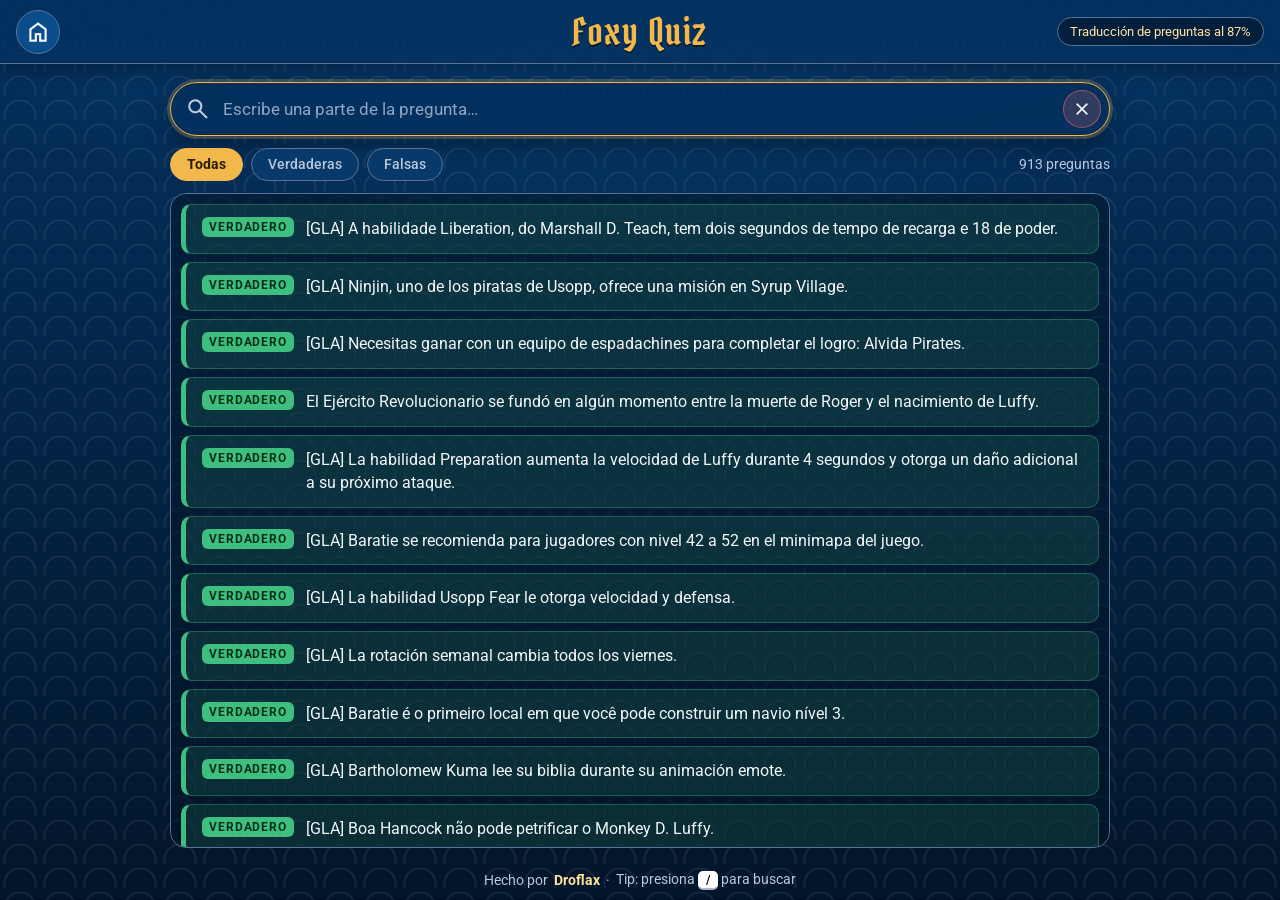
<file: foxyquiz.html>
<!DOCTYPE html>
<html lang="es">

<head>
    <meta charset="UTF-8">
    <meta name="viewport" content="width=device-width, initial-scale=1.0">
    <title>Foxy Quiz | El Manual del GLA</title>
    <meta name="description" content="Buscador de preguntas y respuestas del quiz del evento Foxy de Grand Line Adventures.">
    <link rel="icon" href="Img/ico.ico" type="image/x-icon">
    <link rel="preconnect" href="https://fonts.googleapis.com">
    <link rel="stylesheet" href="https://fonts.googleapis.com/css2?family=Pirata+One&family=Roboto:wght@400;500;700&display=swap">
    <link rel="stylesheet" href="https://fonts.googleapis.com/css2?family=Material+Symbols+Sharp:opsz,wght,FILL,GRAD@20..48,100..700,0..1,-50..200" />
    <link rel="stylesheet" href="css/foxyquiz.min.css?v=2.2">
</head>

<body>
    <div class="backdrop" aria-hidden="true"></div>

    <header class="topbar">
        <a class="rot-bt" href="index.html" aria-label="Volver al inicio" title="Volver al inicio">
            <span class="material-symbols-sharp">home</span>
        </a>
        <h1 class="title">Foxy Quiz</h1>
        <div class="topbar-end" id="lang-slot"></div>
    </header>

    <main class="quiz">
        <div class="quiz-input-box">
            <span class="material-symbols-sharp search-icon" aria-hidden="true">search</span>
            <input class="quiz-input" type="search" placeholder="Escribe una parte de la pregunta…" aria-label="Buscar pregunta" autocomplete="off" spellcheck="false" autofocus>
            <button type="button" class="erase-bt" aria-label="Borrar búsqueda" title="Borrar búsqueda (Esc)">
                <span class="material-symbols-sharp">close</span>
            </button>
        </div>

        <div class="toolbar">
            <div class="chips" role="group" aria-label="Filtrar por respuesta">
                <button type="button" class="chip is-active" data-filter="all">Todas</button>
                <button type="button" class="chip chip-true" data-filter="true">Verdaderas</button>
                <button type="button" class="chip chip-false" data-filter="false">Falsas</button>
            </div>
            <span class="counter" id="counter" role="status" aria-live="polite"></span>
        </div>

        <div class="quiz-container" id="results" data-filter="all"></div>

        <p class="empty" id="empty" hidden>No hay preguntas que coincidan con tu búsqueda.</p>
    </main>

    <footer class="credit">
        Hecho por <a href="https://www.youtube.com/@Droflax/videos" target="_blank" rel="noopener">Droflax</a>
        <span class="credit-sep">·</span>
        <span class="credit-tip">Tip: presiona <kbd>/</kbd> para buscar</span>
    </footer>

    <script src="js/foxyquiz.min.js?v=2.2"></script>
</body>

</html>
</file>
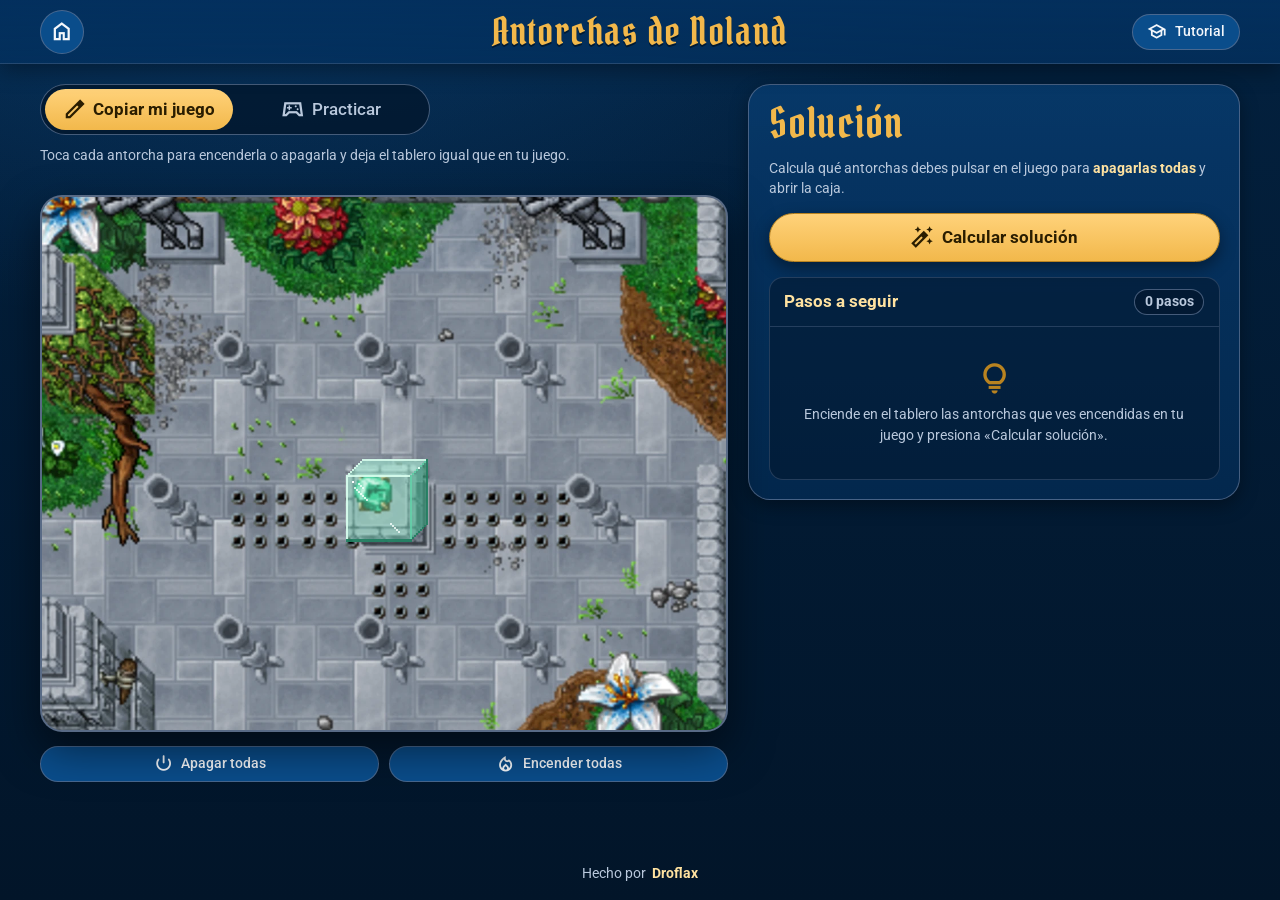
<file: puzzle_antorchas.html>
<!DOCTYPE html>
<html lang="es">

<head>
    <meta charset="UTF-8">
    <meta name="viewport" content="width=device-width, initial-scale=1.0, viewport-fit=cover">
    <title>Antorchas de Noland | El Manual del GLA</title>
    <meta name="description" content="Resuelve el puzzle de las 8 antorchas de Noland en Grand Line Adventures: copia tu tablero y obtén los pasos exactos para abrir la caja.">
    <meta name="theme-color" content="#03213f">
    <meta property="og:type" content="website">
    <meta property="og:title" content="Antorchas de Noland | El Manual del GLA">
    <meta property="og:description" content="Solucionador del puzzle de las 8 antorchas de Noland, con modo de práctica.">
    <meta property="og:image" content="Img/puzzle_antorchas/board.webp">

    <link rel="icon" href="Img/ico.ico" type="image/x-icon">
    <link rel="preconnect" href="https://fonts.googleapis.com">
    <link rel="preconnect" href="https://fonts.gstatic.com" crossorigin>
    <link rel="stylesheet" href="https://fonts.googleapis.com/css2?family=Pirata+One&family=Roboto:wght@400;500;700&display=swap">
    <link rel="stylesheet" href="https://fonts.googleapis.com/css2?family=Material+Symbols+Sharp:opsz,wght,FILL,GRAD@20..48,100..700,0..1,-50..200&display=block">
    <link rel="stylesheet" href="css/tokens.min.css?v=2.2">
    <link rel="stylesheet" href="css/base.min.css?v=2.2">
    <link rel="stylesheet" href="css/components.min.css?v=2.2">
    <link rel="stylesheet" href="css/puzzle_antorchas.min.css?v=2.2">
</head>

<body class="pz-page">
    <a class="skip-link" href="#solution">Saltar a la solución</a>

    <header class="page-top">
        <a class="icon-btn" href="index.html" aria-label="Volver al inicio" title="Volver al inicio">
            <span class="material-symbols-sharp" aria-hidden="true">home</span>
        </a>
        <h1 class="page-top__title">Antorchas de Noland</h1>
        <div class="page-top__end">
            <button type="button" class="btn btn--sm" id="btn-tutorial">
                <span class="material-symbols-sharp" aria-hidden="true">school</span>
                <span class="page-top__label">Tutorial</span>
            </button>
        </div>
    </header>

    <main class="pz">
        <!-- ===== Tablero ===== -->
        <section class="stage" aria-label="Tablero de antorchas">
            <div class="stage__bar">
                <div class="seg" role="radiogroup" aria-label="Modo del tablero">
                    <button type="button" class="seg__btn" role="radio" aria-checked="true" data-mode="setup">
                        <span class="material-symbols-sharp" aria-hidden="true">edit</span> Copiar mi juego
                    </button>
                    <button type="button" class="seg__btn" role="radio" aria-checked="false" data-mode="practice">
                        <span class="material-symbols-sharp" aria-hidden="true">sports_esports</span> Practicar
                    </button>
                </div>
                <p class="stage__hint" id="mode-hint">Toca cada antorcha para encenderla o apagarla y deja el tablero igual que en tu juego.</p>
            </div>

            <div class="board" id="board">
                <img class="board__img" src="Img/puzzle_antorchas/board.webp" alt="Sala de piedra con ocho antorchas alrededor de una caja central" width="1200" height="934" fetchpriority="high" decoding="async">
                <span class="gem-glow" aria-hidden="true"></span>
                <img class="cube" src="Img/puzzle_antorchas/cube.png" alt="" width="176" height="176" aria-hidden="true">
                <div id="torches"></div>
            </div>

            <div class="stage__actions">
                <button type="button" class="btn btn--sm" id="btn-all-off">
                    <span class="material-symbols-sharp" aria-hidden="true">mode_off_on</span> Apagar todas
                </button>
                <button type="button" class="btn btn--sm" id="btn-all-on">
                    <span class="material-symbols-sharp" aria-hidden="true">local_fire_department</span> Encender todas
                </button>
            </div>
            <p class="sr-only" id="live" role="status" aria-live="polite"></p>
        </section>

        <!-- ===== Solución ===== -->
        <section class="panel" id="solution" aria-label="Solución">
            <h2 class="panel__title">Solución</h2>
            <p class="panel__info">Calcula qué antorchas debes pulsar en el juego para <strong>apagarlas todas</strong> y abrir la caja.</p>

            <button type="button" class="btn btn--gold solve" id="btn-solve">
                <span class="material-symbols-sharp" aria-hidden="true">auto_fix_high</span>
                Calcular solución
            </button>

            <div class="steps-box">
                <div class="steps-box__head">
                    <span>Pasos a seguir</span>
                    <span class="badge badge--outline" id="step-count">0 pasos</span>
                </div>
                <div id="solution-list" class="steps-box__body"></div>
            </div>

            <div class="sim" id="sim" hidden>
                <div class="sim__top">
                    <span id="sim-text">Paso 0 de 0</span>
                    <div class="progress" id="sim-progress" role="progressbar" aria-label="Avance de la solución" aria-valuemin="0" aria-valuemax="100"></div>
                </div>
                <div class="sim__btns">
                    <button type="button" class="btn btn--sm" id="btn-prev"><span class="material-symbols-sharp" aria-hidden="true">navigate_before</span> Anterior</button>
                    <button type="button" class="btn btn--sm btn--gold" id="btn-next">Siguiente <span class="material-symbols-sharp" aria-hidden="true">navigate_next</span></button>
                </div>
            </div>
        </section>
    </main>

    <footer class="credit">
        Hecho por <a href="https://www.youtube.com/@Droflax/videos" target="_blank" rel="noopener">Droflax</a>
    </footer>

    <!-- ===== Tutorial ===== -->
    <dialog class="tutorial" id="tutorial" aria-labelledby="tut-title">
        <header class="tutorial__head">
            <h2 id="tut-title">Cómo resolver el puzzle</h2>
            <button type="button" class="icon-btn icon-btn--sm" id="tut-close" aria-label="Cerrar tutorial">
                <span class="material-symbols-sharp" aria-hidden="true">close</span>
            </button>
        </header>

        <div class="tutorial__body">
            <article class="tstep" data-step="1">
                <h3><span>1</span> Entender el puzzle</h3>
                <p>En el juego hay <strong>8 antorchas</strong> alrededor de una caja. Estas son sus posiciones:</p>
                <div class="diagram" aria-hidden="true">
                    <b>TL</b><b>TC</b><b>TR</b>
                    <b>L</b><i class="material-symbols-sharp">inventory_2</i><b>R</b>
                    <b>BL</b><b>BC</b><b>BR</b>
                </div>
                <p><strong>Objetivo:</strong> apagar todas las antorchas para que la caja se abra.</p>
                <p class="tnote">Al pulsar una antorcha cambia ella y sus vecinas: las encendidas se apagan y las apagadas se encienden.</p>
            </article>
            <article class="tstep" data-step="2" hidden>
                <h3><span>2</span> Mira tu juego</h3>
                <p>Fíjate en tu pantalla del juego: las antorchas con <strong>fuego verde</strong> están encendidas y las que no tienen fuego, apagadas.</p>
            </article>
            <article class="tstep" data-step="3" hidden>
                <h3><span>3</span> Copia el tablero</h3>
                <p>En <strong>Copiar mi juego</strong>, toca cada antorcha para encenderla o apagarla hasta que el tablero quede igual que el de tu juego. Si estás en el otro modo, cámbialo arriba del tablero.</p>
            </article>
            <article class="tstep" data-step="4" hidden>
                <h3><span>4</span> Calcula la solución</h3>
                <p>Presiona <strong>Calcular solución</strong>. Verás la lista de antorchas que debes pulsar, y cada una tendrá un número en el tablero.</p>
                <p class="tnote">La solución es siempre única: cada tablero posible tiene una sola combinación que lo resuelve.</p>
            </article>
            <article class="tstep" data-step="5" hidden>
                <h3><span>5</span> Aplícala en el juego</h3>
                <p>Pulsa en tu juego las antorchas que indica la lista (el orden no importa). Cuando todas queden apagadas, la caja se abrirá.</p>
            </article>
            <article class="tstep" data-step="6" hidden>
                <h3><span>6</span> Practica (opcional)</h3>
                <p>Cambia a <strong>Practicar</strong>: ahí cada toque funciona como en el juego, afectando a la antorcha y a sus vecinas. Con una solución calculada puedes avanzar paso a paso con los botones o tocando la antorcha resaltada.</p>
                <p class="tnote">Es solo una práctica; no afecta a tu juego real.</p>
            </article>
        </div>

        <footer class="tutorial__foot">
            <button type="button" class="btn btn--sm btn--ghost" id="tut-prev">Anterior</button>
            <div class="dots" id="tut-dots" aria-hidden="true"></div>
            <button type="button" class="btn btn--sm btn--gold" id="tut-next">Siguiente</button>
        </footer>
    </dialog>

    <script src="js/puzzle_antorchas.min.js?v=2.2"></script>
</body>

</html>
</file>
<file: css/foxyquiz.min.css>
.credit a,.rot-bt{text-decoration:none}.empty,kbd{text-align:center}:root{--bg:#03213f;--surface:#0a4d8b;--surface-dark:#07396a;--panel:rgba(3, 48, 94, 0.9);--border:#5c7292;--gold:#f2b84b;--gold-soft:#ffe2a0;--text:#f4f7fb;--text-muted:#b9c8dc;--true:#3fbf7f;--true-bg:rgba(63, 191, 127, 0.14);--false:#ee6b6b;--false-bg:rgba(238, 107, 107, 0.14);--topbar-h:64px;--footer-h:40px}*,::after,::before{box-sizing:border-box}body,html{margin:0;height:100%}body{display:flex;flex-direction:column;height:100dvh;overflow:hidden;background:var(--bg);color:var(--text);font-family:Roboto,system-ui,sans-serif;-webkit-tap-highlight-color:transparent}.backdrop{position:fixed;inset:0;z-index:0;background:radial-gradient(1100px 500px at 50% -10%,rgba(18,98,173,.45),transparent 70%),linear-gradient(180deg,#03305e 0,#03213f 60%,#021529 100%)}.backdrop::after{content:'';position:absolute;inset:0;opacity:.07;background-image:radial-gradient(circle at 20px 20px,transparent 14px,#fff 15px,#fff 16px,transparent 17px);background-size:40px 24px}.quiz,.topbar{position:relative}.material-symbols-sharp{width:1em;height:1em;font-size:26px;line-height:1;overflow:hidden;white-space:nowrap;user-select:none}.topbar{z-index:2;flex:none;height:var(--topbar-h);display:grid;grid-template-columns:1fr auto 1fr;align-items:center;padding:0 16px;background:linear-gradient(180deg,rgba(3,48,94,.95),rgba(3,48,94,.8));border-bottom:1px solid var(--border);box-shadow:0 6px 20px rgba(0,0,0,.35)}.chip.is-active,.chip:hover,.rot-bt:hover{border-color:var(--gold)}.title{margin:0;font-family:'Pirata One',Roboto,serif;font-weight:400;font-size:clamp(1.7rem, 4vw, 2.3rem);letter-spacing:.04em;color:var(--gold);text-shadow:0 2px 0 rgba(0,0,0,.45)}.rot-bt{justify-self:start;display:inline-flex;align-items:center;justify-content:center;width:44px;height:44px;color:var(--text);background:var(--surface);border:1px solid var(--border);border-radius:999px;transition:background .15s,transform .15s,border-color .15s}.rot-bt:hover{background:#1262ad;transform:translateY(-1px)}.topbar-end{justify-self:end}#langPercentage{padding:6px 12px;border-radius:999px;background:rgba(0,0,0,.35);border:1px solid var(--border);color:var(--gold-soft);font-size:.8rem;white-space:nowrap}.chip,.quiz-input-box{border:1px solid var(--border)}.quiz{z-index:1;flex:1;min-height:0;display:flex;flex-direction:column;gap:12px;width:min(980px,100%);margin:0 auto;padding:18px 20px 12px}.quiz-input-box{flex:none;display:flex;align-items:center;gap:6px;padding:6px 8px 6px 14px;background:var(--panel);border-radius:999px;box-shadow:0 10px 28px rgba(0,0,0,.35);transition:border-color .15s,box-shadow .15s}.quiz-input-box:focus-within{border-color:var(--gold);box-shadow:0 0 0 3px rgba(242,184,75,.25),0 10px 28px rgba(0,0,0,.35)}.search-icon{color:var(--text-muted)}.quiz-input{flex:1;min-width:0;height:40px;padding:0 6px;border:0;outline:0;background:0 0;color:var(--text);font:400 1.05rem Roboto,sans-serif}.quiz-input::placeholder{color:#8ea5c4}.quiz-input::-webkit-search-cancel-button{display:none}.erase-bt{flex:none;display:inline-flex;align-items:center;justify-content:center;width:38px;height:38px;padding:0;color:var(--text);background:rgba(238,107,107,.2);border:1px solid rgba(238,107,107,.55);border-radius:50%;cursor:pointer;transition:background .15s,transform .15s}.chip,.counter,.credit,.empty{color:var(--text-muted)}.erase-bt:hover{background:rgba(238,107,107,.45);transform:scale(1.06)}.erase-bt .material-symbols-sharp{font-size:22px}.toolbar{flex:none;display:flex;align-items:center;justify-content:space-between;gap:12px;flex-wrap:wrap}.chips,.quiz-container{gap:8px;display:flex}.chip{padding:7px 16px;border-radius:999px;background:var(--surface-dark);font:500 0.9rem Roboto,sans-serif;cursor:pointer;transition:background .15s,color .15s,border-color .15s}.chip:hover{color:var(--text)}.chip.is-active{background:var(--gold);color:#2a1d00;font-weight:700}.counter{font-size:.9rem}.quiz-container{flex:1;min-height:0;flex-direction:column;padding:10px;overflow-y:auto;background:rgba(2,21,41,.55);border:1px solid var(--border);border-radius:16px;scrollbar-color:var(--surface) transparent}.quiz-container::-webkit-scrollbar{width:10px}.quiz-container::-webkit-scrollbar-thumb{background:var(--surface);border:2px solid transparent;background-clip:padding-box;border-radius:999px}.quiz-container>.false,.quiz-container>.true{position:relative;display:flex;align-items:flex-start;gap:12px;padding:12px 14px 12px 16px;border-radius:10px;border:1px solid transparent;border-left-width:5px;font-size:1.02rem;line-height:1.45;user-select:text}.quiz-container>.true{background:var(--true-bg);border-color:rgba(63,191,127,.35);border-left-color:var(--true)}.quiz-container>.false{background:var(--false-bg);border-color:rgba(238,107,107,.35);border-left-color:var(--false)}.quiz-container>.false::before,.quiz-container>.true::before{flex:none;min-width:92px;padding:3px 0;border-radius:6px;font:700 0.72rem Roboto,sans-serif;letter-spacing:.08em;text-align:center}.quiz-container>.true::before{content:'VERDADERO';background:var(--true);color:#04301b}.quiz-container>.false::before{content:'FALSO';background:var(--false);color:#3a0808}.empty[hidden],.quiz-container[data-filter=false]>.true,.quiz-container[data-filter=true]>.false{display:none}.empty{position:absolute;left:50%;top:55%;transform:translate(-50%,-50%);margin:0;padding:14px 20px;max-width:80%;border-radius:12px;background:var(--panel);border:1px dashed var(--border)}.credit{position:relative;z-index:1;flex:none;height:var(--footer-h);display:flex;align-items:center;justify-content:center;gap:6px;font-size:.85rem}.credit a{color:var(--gold-soft);font-weight:700}.credit a:hover{text-decoration:underline}kbd{display:inline-block;min-width:1.6em;padding:1px 6px;border-radius:5px;background:#fff;color:#14181d;border-bottom:2px solid #aab6c6;font:700 0.78rem Roboto,sans-serif}.chip:focus-visible,.erase-bt:focus-visible,.rot-bt:focus-visible{outline:3px solid var(--gold);outline-offset:2px}@media (max-width:640px){:root{--topbar-h:56px}.topbar{padding:0 10px}#langPercentage{font-size:.68rem;padding:4px 8px;white-space:normal;max-width:110px;text-align:center;line-height:1.2}.quiz{padding:12px 10px 8px}.quiz-container>.false,.quiz-container>.true{flex-direction:column;gap:6px;font-size:.98rem}.quiz-container>.false::before,.quiz-container>.true::before{align-self:flex-start;min-width:0;padding:3px 10px}.credit-sep,.credit-tip{display:none}}@media (min-width:2200px){.quiz{width:min(1500px,100%)}.quiz-container>.false,.quiz-container>.true{font-size:1.2rem}}
</file>
<file: css/tokens.min.css>
:root{--abyss:#021529;--deep:#03213f;--tide:#03305e;--hull:#0a4d8b;--wave:#1262ad;--rope:#5c7292;--gold:#f2b84b;--gold-soft:#ffe2a0;--gold-deep:#b98320;--text:#f4f7fb;--muted:#b9c8dc;--ok:#4fd1a5;--danger:#ee6b6b;--panel:linear-gradient(180deg, rgba(7, 57, 106, .94), rgba(3, 40, 78, .96));--panel-flat:rgba(3, 40, 78, .78);--line:rgba(92, 114, 146, .75);--line-soft:rgba(92, 114, 146, .38);--font-display:'Pirata One','Roboto',serif;--font-body:'Roboto',system-ui,sans-serif;--fs-sm:clamp(.8rem, .78rem + .1vw, .9rem);--fs-md:clamp(.95rem, .92rem + .2vw, 1.05rem);--fs-lg:clamp(1.15rem, 1rem + .6vw, 1.5rem);--fs-xl:clamp(1.7rem, 1.2rem + 2vw, 2.6rem);--fs-hero:clamp(2.8rem, 1.6rem + 5.5vw, 6rem);--r-sm:8px;--r-md:14px;--r-lg:22px;--r-pill:999px;--shadow-1:0 6px 18px rgba(0, 0, 0, .35);--shadow-2:0 18px 44px rgba(0, 0, 0, .5);--ring-gold:0 0 0 2px rgba(242, 184, 75, .65);--glow-gold:0 0 0 2px rgba(242, 184, 75, .65),0 12px 34px rgba(242, 184, 75, .2);--ease:cubic-bezier(.2, .8, .2, 1);--t-fast:.15s;--t-med:.3s;--page-w:77.5rem;--gutter:clamp(1rem, 4vw, 2.5rem)}
</file>
<file: css/base.min.css>
body,h1,h2,h3,ol,p,ul{margin:0}.material-symbols-sharp,.sr-only{overflow:hidden;white-space:nowrap}html{font-size:clamp(16px, .835vw, 40px);-webkit-text-size-adjust:100%;scroll-behavior:smooth;scroll-padding-top:5rem}*,::after,::before{box-sizing:border-box}body{min-height:100dvh;font-family:var(--font-body);font-size:var(--fs-md);line-height:1.5;color:var(--text);background:var(--abyss);-webkit-tap-highlight-color:transparent;text-rendering:optimizeLegibility}img,svg{display:block;max-width:100%}a{color:inherit;text-decoration:none}button,input{font:inherit;color:inherit}button{cursor:pointer}ol,ul{padding:0;list-style:none}[hidden]{display:none!important}.sr-only{position:absolute;width:1px;height:1px;margin:-1px;padding:0;clip:rect(0 0 0 0);border:0}.skip-link{position:fixed;left:.75rem;top:-10rem;z-index:1000;padding:.6rem 1rem;border-radius:var(--r-pill);background:var(--gold);color:#2a1d00;font-weight:700;transition:top var(--t-fast)}.skip-link:focus{top:12px}:focus-visible{outline:3px solid var(--gold);outline-offset:3px;border-radius:var(--r-sm)}.material-symbols-sharp{font-size:1.4em;line-height:1;width:1em;height:1em;user-select:none;flex:none;font-variation-settings:'FILL' 0,'wght' 500,'GRAD' 0,'opsz' 24}*{scrollbar-width:thin;scrollbar-color:var(--hull) transparent}::-webkit-scrollbar{width:10px;height:10px}::-webkit-scrollbar-thumb{background:var(--hull);border-radius:var(--r-pill);border:2px solid transparent;background-clip:padding-box}@view-transition{navigation:auto}@media (prefers-reduced-motion:reduce){html{scroll-behavior:auto}*,::after,::before{animation-duration:NaNs!important;animation-iteration-count:1!important;transition-duration:NaNs!important}}
</file>
<file: css/components.min.css>
.btn,.icon-btn{display:inline-flex}.credit kbd,.page-top__title,.toast{text-align:center}.btn{align-items:center;justify-content:center;gap:.5rem;min-height:2.75rem;padding:0 1.25rem;border:1px solid var(--line);border-radius:var(--r-pill);background:var(--hull);color:var(--text);font-weight:500;font-size:var(--fs-md);line-height:1;transition:background var(--t-fast),border-color var(--t-fast),transform var(--t-fast),filter var(--t-fast)}.badge,.icon-btn{align-items:center}.badge,.btn--gold,.credit a{font-weight:700}.btn:hover,.icon-btn:hover{background:var(--wave);border-color:var(--gold);transform:translateY(-1px)}.btn:active{transform:translateY(1px)}.btn:disabled{opacity:.45;pointer-events:none}.btn--gold{background:linear-gradient(180deg,#ffd27a,var(--gold));border-color:var(--gold-deep);color:#2a1d00;box-shadow:0 6px 16px rgba(0,0,0,.4)}.toast,dialog{box-shadow:var(--shadow-2)}.btn--gold:hover{background:linear-gradient(180deg,#ffdc92,#f7c25c);filter:brightness(1.03)}.btn--ghost{background:0 0}.btn--danger{background:rgba(238,107,107,.18);border-color:rgba(238,107,107,.6)}.btn--danger:hover{background:rgba(238,107,107,.4);border-color:var(--danger)}.btn--sm{min-height:2.25rem;padding:0 .9rem;font-size:var(--fs-sm)}.icon-btn,dialog{color:var(--text);padding:0;border:1px solid var(--line)}.icon-btn{justify-content:center;width:2.5rem;height:2.5rem;flex:none;border-radius:50%;background:var(--hull);transition:background var(--t-fast),border-color var(--t-fast),transform var(--t-fast)}.badge,.chip{display:inline-flex;border-radius:var(--r-pill);font-size:var(--fs-sm)}.icon-btn--danger:hover{background:rgba(238,107,107,.45);border-color:var(--danger)}.chip:hover,.input:focus{border-color:var(--gold)}.icon-btn--sm{width:2rem;height:2rem}.icon-btn--sm .material-symbols-sharp{font-size:1.15em}.badge{gap:.3rem;padding:.15rem .6rem;line-height:1.4;border:1px solid transparent}.badge--gold{background:var(--gold);color:#2a1d00}.badge--outline{border-color:var(--line);color:var(--muted);background:rgba(2,21,41,.55)}.badge--ok{background:rgba(79,209,165,.18);border-color:rgba(79,209,165,.6);color:var(--ok)}.chip{align-items:center;gap:.4rem;padding:.4rem .9rem;border:1px solid var(--line);background:var(--deep);color:var(--muted);font-weight:500;transition:background var(--t-fast),color var(--t-fast),border-color var(--t-fast)}.modal__title,.page-top__title{font-family:var(--font-display);font-weight:400}.chip:hover{color:var(--text)}.chip.is-active,.chip[aria-pressed=true]{background:var(--gold);border-color:var(--gold);color:#2a1d00;font-weight:700}.progress{--p:0;height:.5rem;border-radius:var(--r-pill);background:rgba(2,21,41,.75);border:1px solid var(--line-soft);overflow:hidden}.progress::before{content:'';display:block;height:100%;width:calc(var(--p) * 1%);border-radius:inherit;background:linear-gradient(90deg,var(--gold-deep),var(--gold),var(--gold-soft));transition:width var(--t-med) var(--ease)}.progress.is-full::before{background:linear-gradient(90deg,#2fae88,var(--ok))}dialog{border-radius:var(--r-lg);background:var(--panel);max-width:none;max-height:none}dialog[open]{animation:dialog-in .28s var(--ease)}dialog::backdrop{background:rgba(2,15,30,.78);backdrop-filter:blur(5px);animation:.28s fade-in}@keyframes dialog-in{from{opacity:0;transform:translateY(18px) scale(.98)}to{opacity:1;transform:none}}@keyframes fade-in{from{opacity:0}to{opacity:1}}.modal{width:min(30rem,calc(100vw - 2rem))}.modal__form{display:grid;gap:1rem;padding:1.5rem}.modal__title{font-size:var(--fs-lg);color:var(--gold);letter-spacing:.03em}.field>span,.toast{font-size:var(--fs-sm)}.field>span,.modal__text{color:var(--muted)}.modal__actions{display:flex;justify-content:flex-end;gap:.6rem;flex-wrap:wrap}.field{display:grid;gap:.35rem}.input{width:100%;min-height:2.75rem;padding:0 1rem;border:1px solid var(--line);border-radius:var(--r-md);background:rgba(2,21,41,.7);color:var(--text)}.input::placeholder{color:#8ea5c4}.input:focus{outline:0;box-shadow:0 0 0 3px rgba(242,184,75,.25)}.toast-zone{position:fixed;left:50%;bottom:max(1rem,env(safe-area-inset-bottom));transform:translateX(-50%);z-index:3000;display:grid;gap:.5rem;justify-items:center;pointer-events:none;width:min(32rem,calc(100vw - 2rem))}.toast{padding:.7rem 1.1rem;border-radius:var(--r-pill);background:var(--deep);border:1px solid var(--gold);animation:toast-in .3s var(--ease)}.toast.is-error{border-color:var(--danger)}.toast.is-out{opacity:0;transform:translateY(8px);transition:opacity .3s,transform .3s}@keyframes toast-in{from{opacity:0;transform:translateY(12px)}to{opacity:1;transform:none}}.page-top{position:sticky;top:0;z-index:40;display:grid;grid-template-columns:1fr auto 1fr;align-items:center;gap:.75rem;height:4rem;padding:0 var(--gutter);padding-top:env(safe-area-inset-top);background:linear-gradient(180deg,rgba(3,48,94,.95),rgba(3,48,94,.82));backdrop-filter:blur(8px);border-bottom:1px solid var(--line-soft);box-shadow:0 6px 20px rgba(0,0,0,.35)}.page-top .icon-btn{justify-self:start;width:2.75rem;height:2.75rem}.page-top__title{line-height:1;font-size:clamp(1.7rem, 1.2rem + 1.6vw, 2.4rem);letter-spacing:.04em;color:var(--gold);text-shadow:0 2px 0 rgba(0,0,0,.45)}.page-top__end{justify-self:end;display:flex;align-items:center;gap:.5rem}@media (max-width:520px){.page-top__label{display:none}}.credit{display:flex;align-items:center;justify-content:center;gap:.4rem;padding:1rem var(--gutter) calc(1rem + env(safe-area-inset-bottom));color:var(--muted);font-size:var(--fs-sm)}.credit a{color:var(--gold-soft)}.credit a:hover{text-decoration:underline}.credit kbd{display:inline-block;min-width:1.6em;padding:1px 6px;border-radius:5px;background:#fff;color:#14181d;border-bottom:2px solid #aab6c6;font:700 .78rem var(--font-body)}@media (max-width:480px){.credit__sep,.credit__tip{display:none}}
</file>
<file: css/puzzle_antorchas.min.css>
.cube,.flame{image-rendering:pixelated}.pz-page{background:radial-gradient(1100px 600px at 20% -10%,rgba(18,98,173,.35),transparent 70%),linear-gradient(180deg,var(--deep) 0,var(--abyss) 100%);background-color:var(--abyss);display:flex;flex-direction:column}.pz,.stage,.stage__bar{display:grid}html:has(.pz-page){background:var(--abyss)}.pz{flex:1;width:min(82rem,100% - 2 * var(--gutter));margin:0 auto;padding-block:1.25rem 2rem;grid-template-columns:minmax(0,1.4fr) minmax(0,1fr);gap:1.25rem;align-items:start}.stage{gap:.9rem}.stage__bar{gap:.6rem}.stage__hint{color:var(--muted);font-size:var(--fs-sm);min-height:2.6em}.stage__actions{display:flex;gap:.6rem;flex-wrap:wrap}.stage__actions .btn{flex:1}.seg{display:inline-grid;grid-template-columns:1fr 1fr;padding:.25rem;gap:.25rem;width:fit-content;max-width:100%;background:rgba(2,21,41,.7);border:1px solid var(--line);border-radius:var(--r-pill)}.seg__btn{display:inline-flex;align-items:center;justify-content:center;gap:.45rem;padding:.5rem 1.1rem;border:0;border-radius:var(--r-pill);background:0 0;color:var(--muted);font-weight:500;white-space:nowrap;transition:background var(--t-fast),color var(--t-fast)}.seg__btn:hover{color:var(--text)}.seg__btn[aria-checked=true]{background:linear-gradient(180deg,#ffd27a,var(--gold));color:#2a1d00;font-weight:700}.badge-n.is-done,.step.is-done .step__n{background:var(--ok);color:#04301f}.board{position:relative;container-type:inline-size;overflow:hidden;isolation:isolate;border:2px solid var(--line);border-radius:var(--r-lg);background:#4a5260;box-shadow:var(--shadow-2),inset 0 0 0 1px rgba(255,255,255,.06)}.board__img{width:100%;height:auto;user-select:none;-webkit-user-drag:none}.torch{position:absolute;left:var(--x);top:var(--y);z-index:2;width:max(11cqw,2.75rem);aspect-ratio:1;padding:0;translate:-50% -50%;border:0;border-radius:50%;background:0 0;cursor:pointer;outline:0}.flame,.glow{left:50%;pointer-events:none;opacity:0;position:absolute}.torch::after{content:'';position:absolute;inset:18%;border-radius:50%;border:2px solid transparent;transition:border-color var(--t-fast),box-shadow var(--t-fast)}.badge-n,.glow{border-radius:50%}.torch:focus-visible::after,.torch:hover::after{border-color:rgba(140,255,205,.8);box-shadow:0 0 .8rem rgba(80,255,170,.55)}.flame{bottom:44%;width:6cqw;aspect-ratio:16/24;translate:-50% 0;transform-origin:50% 100%;scale:.3;background:url('../Img/puzzle_antorchas/flame.png') 0 0/800% 100% no-repeat;transition:opacity .25s,scale .35s var(--ease)}.gem-glow,.glow{aspect-ratio:1;mix-blend-mode:screen}.torch.is-on .flame{opacity:1;scale:1;animation:.8s steps(8) infinite flame;animation-delay:var(--d, 0ms)}@keyframes flame{to{background-position-x:114.2857%}}.glow{top:50%;width:16cqw;translate:-50% -58%;transition:opacity .3s;background:radial-gradient(circle,rgba(120,255,195,.62) 0,rgba(40,200,130,.26) 38%,transparent 68%)}.torch.is-on .glow{opacity:1;animation:1.5s ease-in-out infinite alternate flick;animation-delay:var(--d, 0ms)}@keyframes flick{from{opacity:.72;scale:.94}to{opacity:1;scale:1.05}}.badge-n{position:absolute;top:4%;right:4%;z-index:3;display:grid;place-items:center;min-width:max(1.2rem,3.2cqw);height:max(1.2rem,3.2cqw);padding:0 .25em;background:linear-gradient(145deg,#ffd27a,var(--gold));color:#2a1d00;border:2px solid #fff3d0;font-size:max(.72rem, 2cqw);font-weight:900;line-height:1;box-shadow:0 0 .7rem rgba(242,184,75,.7)}.cube,.gem-glow{position:absolute;z-index:1;translate:-50% -50%;pointer-events:none}.badge-n.is-done{border-color:#caffee;box-shadow:0 0 .7rem rgba(79,209,165,.6)}.torch.is-target::before{content:'';position:absolute;inset:6%;border-radius:50%;border:3px solid var(--gold);animation:1.15s ease-out infinite ring}@keyframes ring{from{scale:.75;opacity:1}to{scale:1.3;opacity:0}}.cube{left:50.2%;top:56.7%;width:13cqw;height:auto;transition:opacity .7s ease .1s,translate .8s var(--ease),scale .8s var(--ease),rotate .8s var(--ease)}.gem-glow{left:48.7%;top:55.2%;width:18cqw;border-radius:50%;opacity:0;transition:opacity .8s .2s;background:radial-gradient(circle,rgba(100,255,190,.75),rgba(40,200,130,.25) 45%,transparent 68%)}.board.is-open .cube{opacity:0;translate:-50% -88%;scale:1.15;rotate:-6deg}.board.is-open .gem-glow{opacity:1;animation:2.4s ease-in-out infinite alternate gem}@keyframes gem{from{scale:.9}to{scale:1.12}}.panel{display:grid;gap:.9rem;padding:1.1rem 1.2rem 1.2rem;background:var(--panel);border:1px solid var(--line);border-radius:var(--r-lg);box-shadow:var(--shadow-1)}.panel__title{font-family:var(--font-display);font-weight:400;font-size:var(--fs-xl);color:var(--gold);letter-spacing:.03em;line-height:1}.note,.panel__info,.sim__top,.step__n{font-size:var(--fs-sm)}.panel__info{color:var(--muted);line-height:1.45}.panel__info strong,.steps-box__head,.tstep strong{color:var(--gold-soft)}.solve{min-height:3.1rem}.steps-box{background:rgba(2,21,41,.5);border:1px solid var(--line-soft);border-radius:var(--r-md)}.steps-box__head{display:flex;align-items:center;justify-content:space-between;padding:.7rem .9rem;border-bottom:1px solid var(--line-soft);font-weight:700}.note,.sim,.sim__btns,.sim__top,.step,.step__n,.step__name{display:grid}.steps-box__body{display:grid;gap:.45rem;padding:.7rem;max-height:min(24rem,48dvh);overflow-y:auto}.step{grid-template-columns:auto minmax(0,1fr) auto;align-items:center;gap:.75rem;width:100%;padding:.55rem .75rem;text-align:left;background:var(--panel-flat);border:1px solid var(--line-soft);border-radius:var(--r-md);transition:border-color var(--t-fast),background var(--t-fast)}.step__n,.tstep h3 span{border-radius:50%;background:linear-gradient(145deg,#ffd27a,var(--gold));color:#2a1d00;font-weight:900;place-items:center}.step:hover{border-color:var(--line)}.step__n{width:1.9rem;height:1.9rem}.note--ok,.sim__top,.step__name{font-weight:700}.step__name small{color:var(--muted);font-weight:400;font-size:.75rem}.tstep h3,.tutorial__head h2{font-family:var(--font-display);font-weight:400;font-size:var(--fs-lg)}.step .material-symbols-sharp{color:var(--ok);opacity:0}.step.is-current{border-color:var(--gold);background:rgba(242,184,75,.14);box-shadow:var(--ring-gold)}.sim,.tutorial__foot{border-top:1px solid var(--line-soft)}.step.is-done{opacity:.62}.step.is-done .material-symbols-sharp{opacity:1}.note{justify-items:center;gap:.5rem;padding:1.4rem .8rem;text-align:center;color:var(--muted)}.note .material-symbols-sharp{font-size:2.2rem;color:var(--gold-deep)}.note--ok,.note--ok .material-symbols-sharp{color:var(--ok)}.sim{gap:.7rem;padding-top:.9rem}.sim__top{gap:.45rem;color:var(--gold-soft)}.sim__btns{grid-template-columns:1fr 1fr;gap:.6rem}dialog.tutorial[open]{display:flex;flex-direction:column;width:min(40rem,calc(100vw - 2rem));max-height:min(38rem,calc(100dvh - 2rem))}.tutorial__head{display:flex;align-items:center;justify-content:space-between;gap:1rem;padding:1rem 1.25rem;border-bottom:1px solid var(--line-soft)}.tutorial__head h2{color:var(--gold);letter-spacing:.03em}.tutorial__body{flex:1;overflow-y:auto;padding:1.25rem}.tstep{display:grid;gap:.8rem;line-height:1.55;color:var(--muted)}.tstep h3{display:flex;align-items:center;gap:.7rem;color:var(--text);letter-spacing:.02em}.diagram b,.diagram i,.tnote,.tstep h3 span{font-size:var(--fs-sm)}.tstep h3 span{display:grid;width:2rem;height:2rem;font-family:var(--font-body)}.tnote{font-style:italic}.diagram{display:grid;grid-template-columns:repeat(3,3.4rem);gap:.4rem;justify-content:center;padding:1rem;background:rgba(2,21,41,.55);border:1px solid var(--line-soft);border-radius:var(--r-md)}.diagram b,.diagram i{display:grid;place-items:center;height:3.4rem;border-radius:var(--r-sm);font-style:normal}.diagram b{background:rgba(79,209,165,.16);border:1px solid rgba(79,209,165,.65);color:var(--ok)}.diagram i{border:1px dashed var(--line);color:var(--gold-soft);font-size:1.7rem;width:auto}.diagram b:nth-child(4){translate:-35% 0}.diagram b:nth-child(6){translate:35% 0}.tutorial__foot{display:flex;align-items:center;justify-content:space-between;gap:.75rem;padding:.85rem 1.25rem;background:rgba(2,21,41,.45)}.dots{display:flex;gap:.45rem}.dots i{width:.6rem;height:.6rem;border-radius:50%;background:var(--line);transition:background var(--t-fast),scale var(--t-fast)}.dots i.is-on{background:var(--gold);scale:1.3}@media (max-width:62rem){.pz{grid-template-columns:1fr}.panel,.stage{width:min(100%,44rem);margin-inline:auto}}@media (max-width:480px){.seg{width:100%}.seg__btn{padding:.5rem;font-size:var(--fs-sm)}.stage__actions .btn{flex-basis:100%}}
</file>
